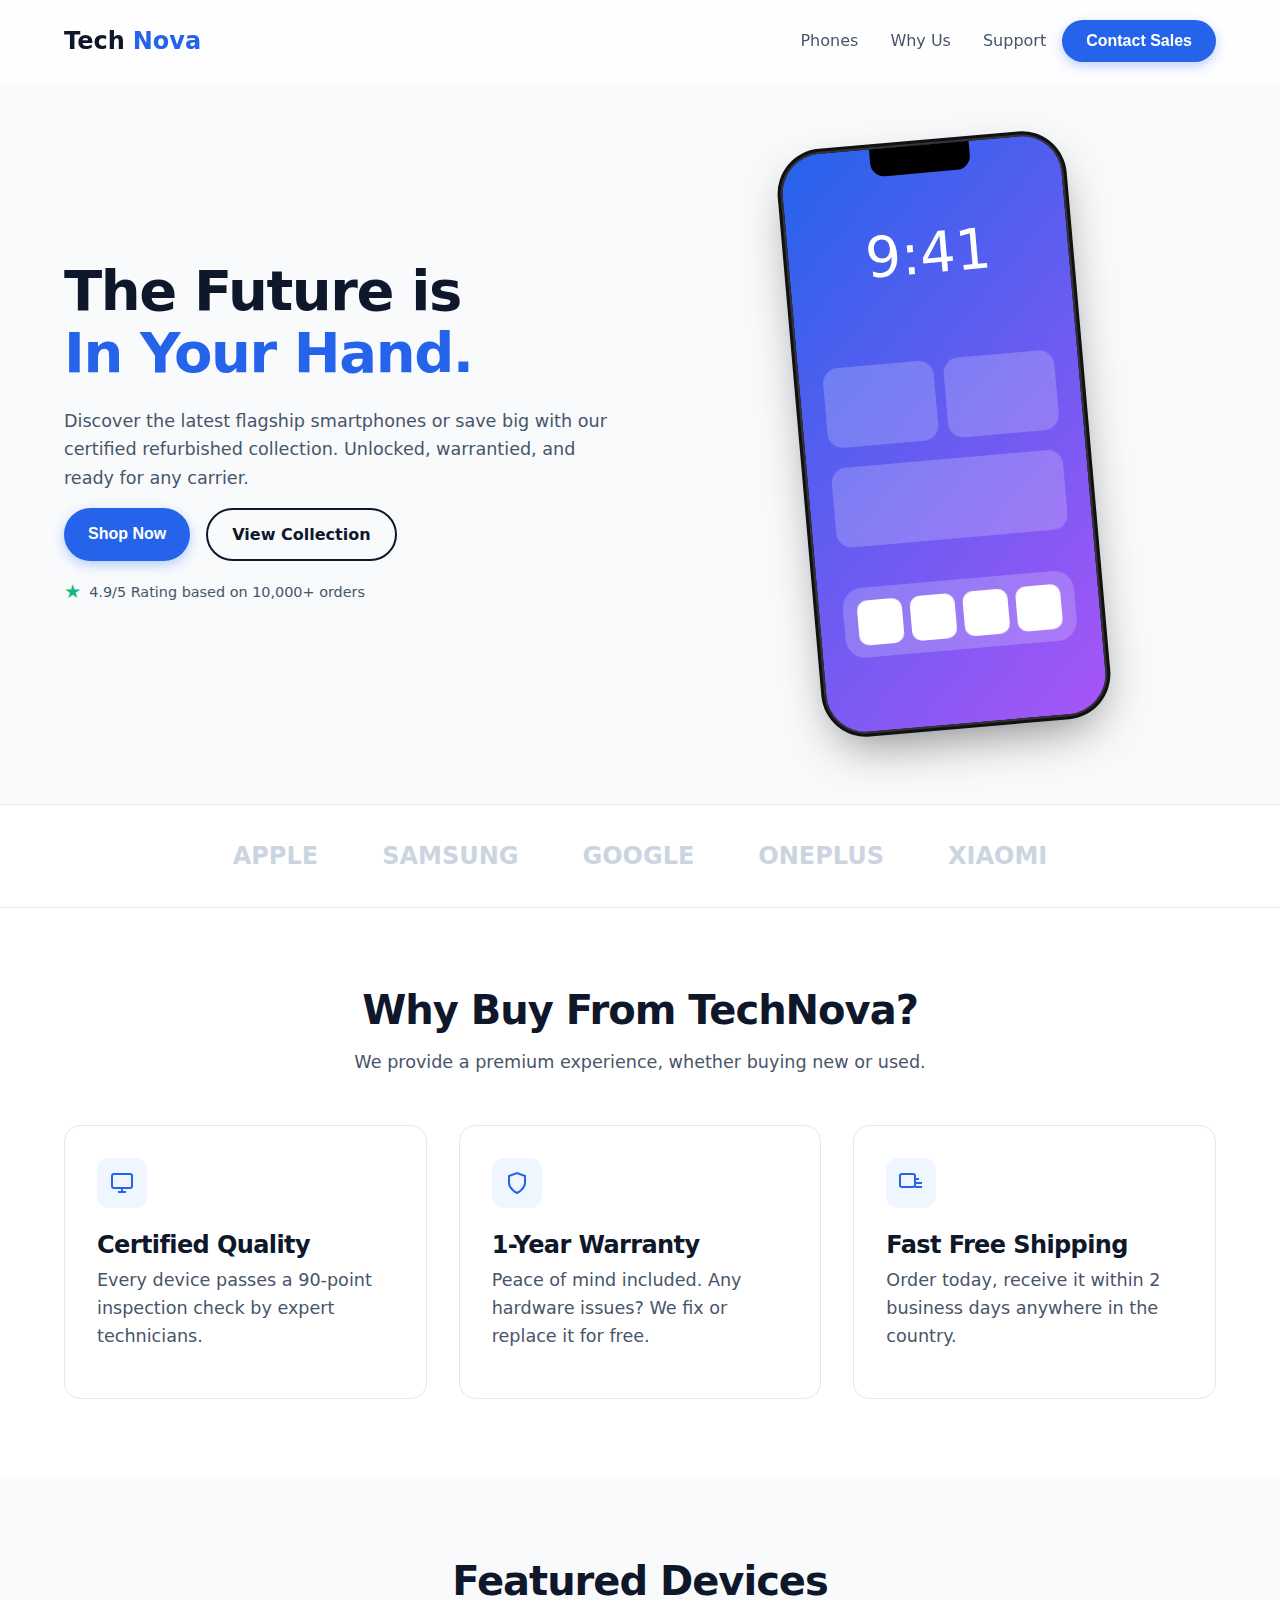
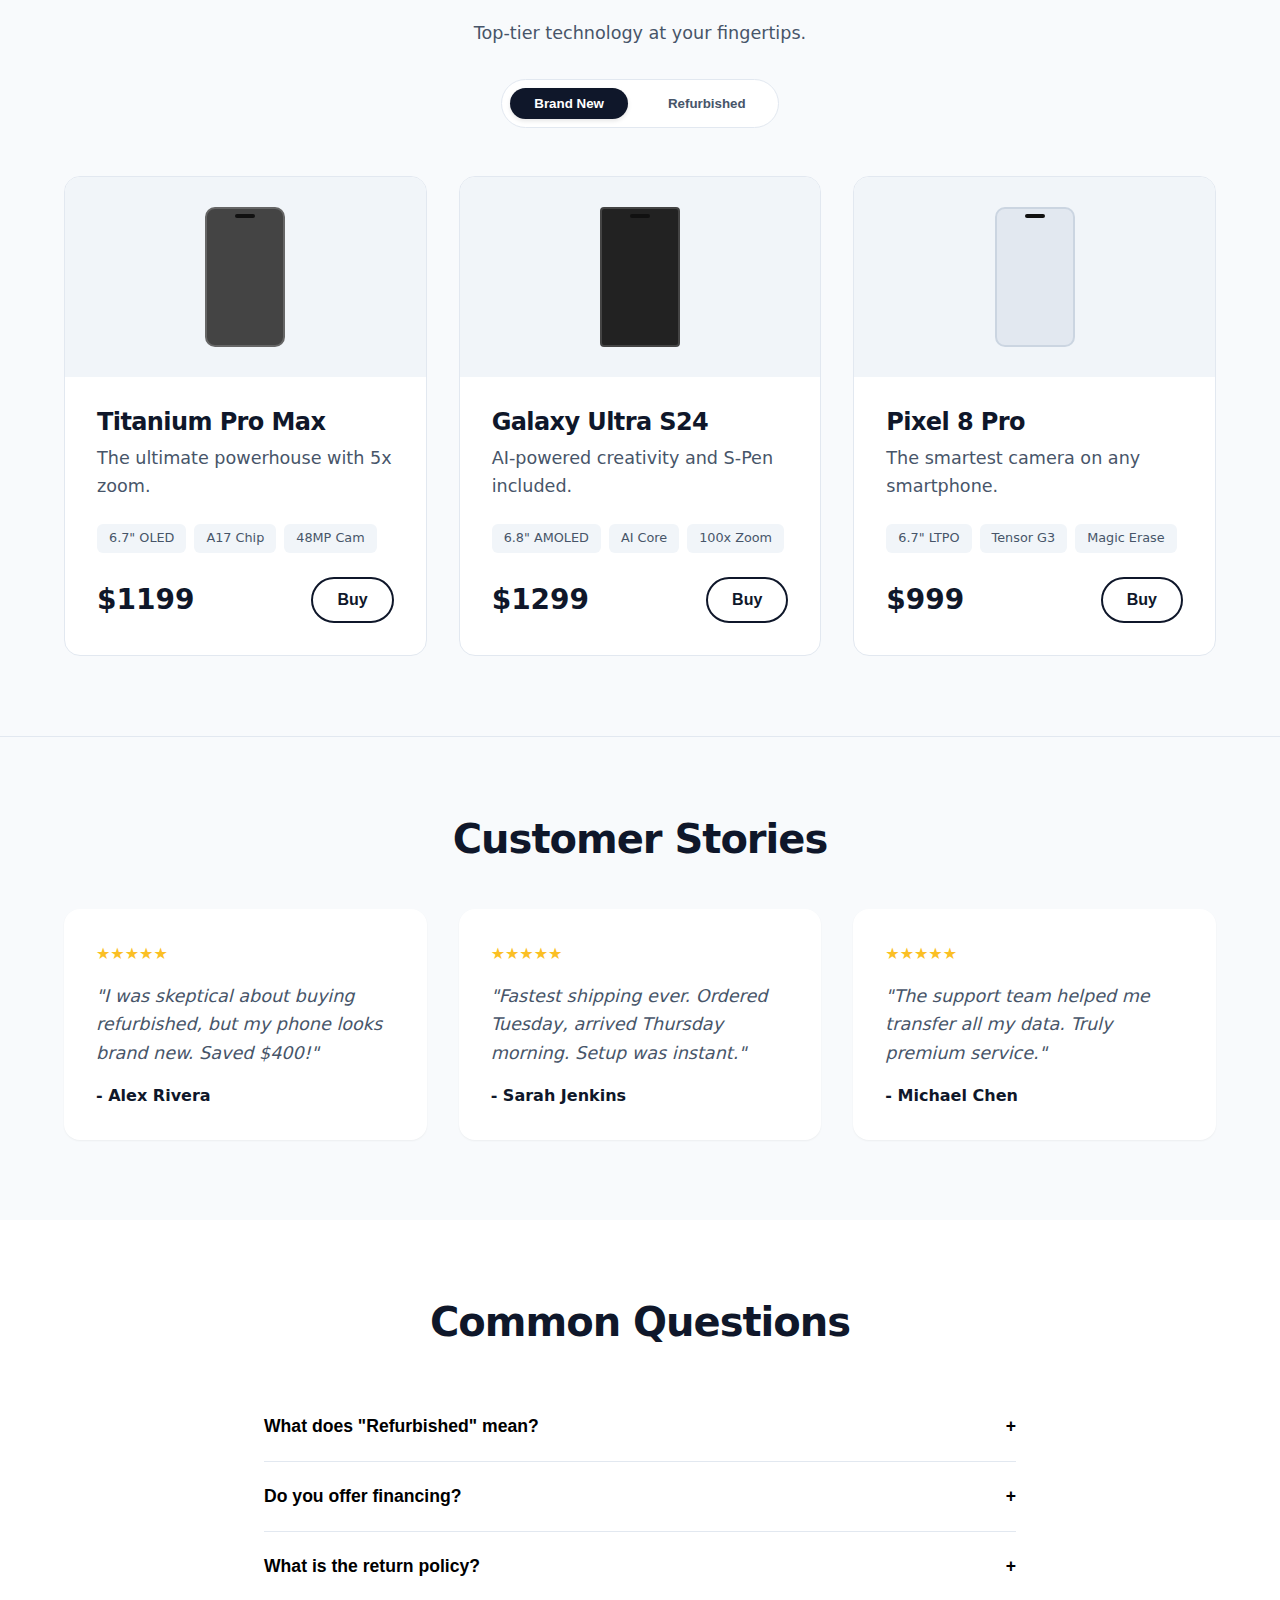
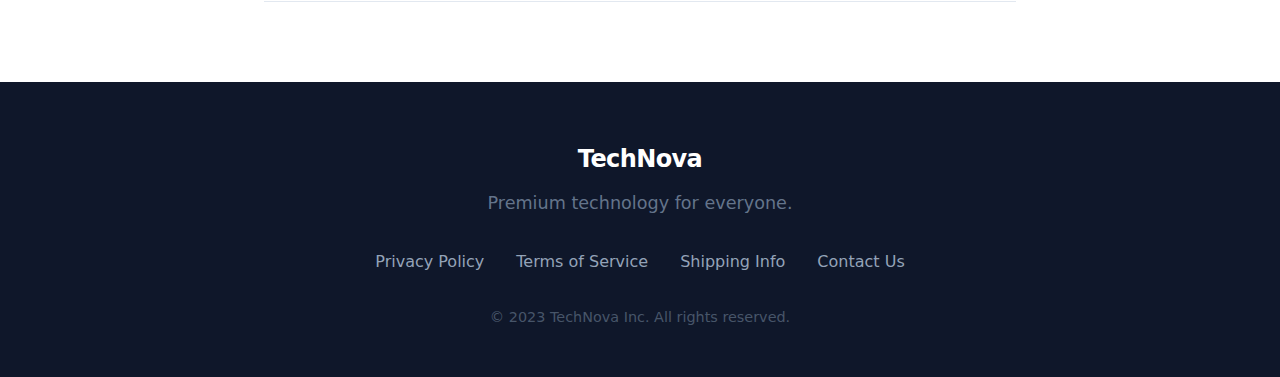
<file: 2work.html>
<!DOCTYPE html>
<html lang="en">

<head>
    <meta charset="UTF-8">
    <meta name="viewport" content="width=device-width, initial-scale=1.0">
    <title>TechNova - The Future in Your Hands</title>
    <meta name="description"
        content="TechNova offers the latest smartphones at unbeatable prices. Shop new and refurbished devices today.">

    <style>
        /* CSS Reset & Variables */
        :root {
            --primary: #2563eb;
            /* Royal Blue */
            --primary-dark: #1e40af;
            --secondary: #64748b;
            --accent: #0f172a;
            /* Slate 900 */
            --bg-body: #f8fafc;
            --bg-surface: #ffffff;
            --text-main: #0f172a;
            --text-muted: #475569;
            --border: #e2e8f0;
            --shadow-sm: 0 1px 2px 0 rgb(0 0 0 / 0.05);
            --shadow-md: 0 4px 6px -1px rgb(0 0 0 / 0.1), 0 2px 4px -2px rgb(0 0 0 / 0.1);
            --shadow-lg: 0 20px 25px -5px rgb(0 0 0 / 0.1), 0 8px 10px -6px rgb(0 0 0 / 0.1);
            --radius-md: 0.5rem;
            --radius-lg: 1rem;
            --radius-full: 9999px;
            --transition: all 0.3s cubic-bezier(0.4, 0, 0.2, 1);
        }

        * {
            margin: 0;
            padding: 0;
            box-sizing: border-box;
        }

        html {
            scroll-behavior: smooth;
        }

        body {
            font-family: system-ui, -apple-system, BlinkMacSystemFont, 'Segoe UI', Roboto, sans-serif;
            background-color: var(--bg-body);
            color: var(--text-main);
            line-height: 1.6;
            -webkit-font-smoothing: antialiased;
        }

        /* Utilities */
        .container {
            max-width: 1200px;
            margin: 0 auto;
            padding: 0 1.5rem;
        }

        .btn {
            display: inline-flex;
            align-items: center;
            justify-content: center;
            padding: 0.75rem 1.5rem;
            border-radius: var(--radius-full);
            font-weight: 600;
            text-decoration: none;
            cursor: pointer;
            transition: var(--transition);
            border: none;
            font-size: 1rem;
        }

        .btn-primary {
            background-color: var(--primary);
            color: white;
            box-shadow: 0 4px 12px rgba(37, 99, 235, 0.3);
        }

        .btn-primary:hover {
            background-color: var(--primary-dark);
            transform: translateY(-2px);
            box-shadow: 0 6px 16px rgba(37, 99, 235, 0.4);
        }

        .btn-outline {
            background-color: transparent;
            border: 2px solid var(--text-main);
            color: var(--text-main);
        }

        .btn-outline:hover {
            background-color: var(--text-main);
            color: white;
            transform: translateY(-2px);
        }

        .text-center {
            text-align: center;
        }

        .flex {
            display: flex;
        }

        .grid {
            display: grid;
        }

        .items-center {
            align-items: center;
        }

        .justify-between {
            justify-content: space-between;
        }

        .justify-center {
            justify-content: center;
        }

        .gap-4 {
            gap: 1rem;
        }

        .mb-4 {
            margin-bottom: 1rem;
        }

        .mb-8 {
            margin-bottom: 2rem;
        }

        .mb-12 {
            margin-bottom: 3rem;
        }

        .mt-4 {
            margin-top: 1rem;
        }

        section {
            padding: 5rem 0;
        }

        h1,
        h2,
        h3 {
            line-height: 1.1;
            font-weight: 800;
            color: var(--text-main);
            letter-spacing: -0.025em;
        }

        h1 {
            font-size: 3.5rem;
            margin-bottom: 1.5rem;
        }

        h2 {
            font-size: 2.5rem;
            margin-bottom: 1rem;
        }

        h3 {
            font-size: 1.5rem;
            margin-bottom: 0.5rem;
        }

        p {
            color: var(--text-muted);
            margin-bottom: 1rem;
            font-size: 1.1rem;
        }

        @media (max-width: 768px) {
            h1 {
                font-size: 2.5rem;
            }

            h2 {
                font-size: 2rem;
            }

            section {
                padding: 3rem 0;
            }
        }

        /* Navbar */
        .navbar {
            position: fixed;
            top: 0;
            left: 0;
            right: 0;
            z-index: 1000;
            padding: 1.25rem 0;
            transition: var(--transition);
            background: rgba(255, 255, 255, 0.8);
            backdrop-filter: blur(12px);
            border-bottom: 1px solid transparent;
        }

        .navbar.scrolled {
            padding: 1rem 0;
            border-bottom: 1px solid var(--border);
            background: rgba(255, 255, 255, 0.95);
        }

        .nav-content {
            display: flex;
            align-items: center;
            justify-content: space-between;
        }

        .logo {
            font-size: 1.5rem;
            font-weight: 800;
            color: var(--text-main);
            text-decoration: none;
            display: flex;
            align-items: center;
            gap: 0.5rem;
        }

        .logo span {
            color: var(--primary);
        }

        .nav-links {
            display: flex;
            gap: 2rem;
            list-style: none;
        }

        .nav-links a {
            text-decoration: none;
            color: var(--text-muted);
            font-weight: 500;
            transition: color 0.2s;
        }

        .nav-links a:hover {
            color: var(--primary);
        }

        .mobile-menu-btn {
            display: none;
            background: none;
            border: none;
            font-size: 1.5rem;
            cursor: pointer;
            color: var(--text-main);
        }

        @media (max-width: 768px) {
            .nav-links {
                display: none;
            }

            .mobile-menu-btn {
                display: block;
            }
        }

        /* Hero */
        .hero {
            padding-top: 9rem;
            padding-bottom: 5rem;
            overflow: hidden;
        }

        .hero-container {
            display: grid;
            grid-template-columns: 1fr 1fr;
            gap: 4rem;
            align-items: center;
        }

        @media (max-width: 900px) {
            .hero-container {
                grid-template-columns: 1fr;
                text-align: center;
            }

            .hero-content {
                order: 2;
            }

            .hero-visual {
                order: 1;
                margin: 0 auto;
            }

            .btn-group {
                justify-content: center;
            }
        }

        .hero-visual {
            position: relative;
            display: flex;
            justify-content: center;
        }

        /* CSS Phone Mockup */
        .phone {
            width: 280px;
            height: 580px;
            background: #111;
            border-radius: 40px;
            box-shadow:
                0 0 0 2px #333,
                0 0 0 5px #111,
                0 20px 50px -10px rgba(0, 0, 0, 0.5);
            position: relative;
            overflow: hidden;
            transform: rotate(-5deg);
            transition: transform 0.5s ease;
            z-index: 10;
        }

        .hero:hover .phone {
            transform: rotate(0) translateY(-10px);
        }

        .notch {
            position: absolute;
            top: 0;
            left: 50%;
            transform: translateX(-50%);
            width: 100px;
            height: 28px;
            background: #000;
            border-bottom-left-radius: 14px;
            border-bottom-right-radius: 14px;
            z-index: 20;
        }

        .screen {
            width: 100%;
            height: 100%;
            background: linear-gradient(135deg, #2563eb 0%, #a855f7 100%);
            position: relative;
        }

        .screen-ui {
            padding: 4rem 1.5rem;
            color: white;
            display: flex;
            flex-direction: column;
            height: 100%;
            justify-content: space-between;
        }

        .screen-time {
            font-size: 3.5rem;
            font-weight: 200;
            text-align: center;
        }

        .screen-widgets {
            display: flex;
            gap: 10px;
            margin-top: 20px;
        }

        .widget {
            background: rgba(255, 255, 255, 0.2);
            backdrop-filter: blur(5px);
            border-radius: 15px;
            flex: 1;
            height: 80px;
        }

        .dock {
            background: rgba(255, 255, 255, 0.2);
            backdrop-filter: blur(10px);
            height: 70px;
            border-radius: 20px;
            margin-bottom: 10px;
            display: flex;
            align-items: center;
            justify-content: space-around;
            padding: 0 10px;
        }

        .app-icon {
            width: 45px;
            height: 45px;
            background: white;
            border-radius: 10px;
        }

        /* Brands */
        .brands {
            border-top: 1px solid var(--border);
            border-bottom: 1px solid var(--border);
            padding: 2rem 0;
            background: #fff;
        }

        .brand-row {
            display: flex;
            justify-content: center;
            gap: 4rem;
            flex-wrap: wrap;
            color: #cbd5e1;
            font-weight: 700;
            font-size: 1.5rem;
            text-transform: uppercase;
        }

        .brand-item:hover {
            color: var(--text-muted);
            cursor: default;
        }

        /* Features */
        .features-grid {
            display: grid;
            grid-template-columns: repeat(auto-fit, minmax(250px, 1fr));
            gap: 2rem;
            margin-top: 3rem;
        }

        .feature-card {
            background: white;
            padding: 2rem;
            border-radius: var(--radius-lg);
            border: 1px solid var(--border);
            transition: var(--transition);
        }

        .feature-card:hover {
            transform: translateY(-5px);
            box-shadow: var(--shadow-md);
        }

        .icon-box {
            width: 50px;
            height: 50px;
            background: #eff6ff;
            color: var(--primary);
            border-radius: 12px;
            display: flex;
            align-items: center;
            justify-content: center;
            margin-bottom: 1.5rem;
        }

        /* Products / Pricing */
        .toggle-container {
            display: flex;
            justify-content: center;
            align-items: center;
            gap: 1rem;
            margin-bottom: 3rem;
            background: white;
            padding: 0.5rem;
            border-radius: var(--radius-full);
            border: 1px solid var(--border);
            width: fit-content;
            margin-left: auto;
            margin-right: auto;
        }

        .toggle-btn {
            padding: 0.5rem 1.5rem;
            border-radius: var(--radius-full);
            border: none;
            background: transparent;
            cursor: pointer;
            font-weight: 600;
            color: var(--text-muted);
            transition: all 0.2s;
        }

        .toggle-btn.active {
            background: var(--text-main);
            color: white;
            box-shadow: 0 2px 4px rgba(0, 0, 0, 0.1);
        }

        .product-grid {
            display: grid;
            grid-template-columns: repeat(auto-fit, minmax(300px, 1fr));
            gap: 2rem;
        }

        .product-card {
            background: white;
            border-radius: var(--radius-lg);
            overflow: hidden;
            border: 1px solid var(--border);
            transition: var(--transition);
            position: relative;
        }

        .product-card:hover {
            box-shadow: var(--shadow-lg);
            transform: translateY(-5px);
        }

        .product-img {
            height: 200px;
            background: #f1f5f9;
            display: flex;
            align-items: center;
            justify-content: center;
            position: relative;
        }

        /* CSS Phone Shapes for cards */
        .css-phone-sm {
            width: 80px;
            height: 140px;
            background: #333;
            border-radius: 10px;
            border: 2px solid #555;
            position: relative;
        }

        .css-phone-sm::after {
            content: '';
            position: absolute;
            top: 5px;
            left: 50%;
            transform: translateX(-50%);
            width: 20px;
            height: 4px;
            background: #111;
            border-radius: 2px;
        }

        .product-content {
            padding: 2rem;
        }

        .product-badge {
            position: absolute;
            top: 1rem;
            right: 1rem;
            background: var(--primary);
            color: white;
            font-size: 0.75rem;
            padding: 0.25rem 0.75rem;
            border-radius: var(--radius-full);
            font-weight: 700;
        }

        .specs-list {
            margin: 1.5rem 0;
            display: flex;
            gap: 0.5rem;
            flex-wrap: wrap;
        }

        .spec-tag {
            background: #f1f5f9;
            padding: 0.25rem 0.75rem;
            border-radius: 6px;
            font-size: 0.8rem;
            color: var(--text-muted);
        }

        .price-row {
            display: flex;
            justify-content: space-between;
            align-items: flex-end;
            margin-top: 1.5rem;
        }

        .price {
            font-size: 1.75rem;
            font-weight: 800;
            color: var(--text-main);
        }

        .old-price {
            font-size: 1rem;
            text-decoration: line-through;
            color: #94a3b8;
            margin-left: 0.5rem;
            display: none;
            /* Show only on refurbished */
        }

        /* FAQ */
        .faq-item {
            border-bottom: 1px solid var(--border);
        }

        .faq-btn {
            width: 100%;
            padding: 1.5rem 0;
            text-align: left;
            background: none;
            border: none;
            cursor: pointer;
            font-size: 1.1rem;
            font-weight: 600;
            display: flex;
            justify-content: space-between;
            align-items: center;
        }

        .faq-content {
            max-height: 0;
            overflow: hidden;
            transition: max-height 0.3s ease;
            color: var(--text-muted);
        }

        /* Modal */
        .modal-overlay {
            position: fixed;
            top: 0;
            left: 0;
            right: 0;
            bottom: 0;
            background: rgba(0, 0, 0, 0.6);
            backdrop-filter: blur(4px);
            z-index: 2000;
            display: flex;
            align-items: center;
            justify-content: center;
            opacity: 0;
            pointer-events: none;
            transition: opacity 0.3s;
        }

        .modal-overlay.open {
            opacity: 1;
            pointer-events: all;
        }

        .modal {
            background: white;
            width: 90%;
            max-width: 500px;
            border-radius: var(--radius-lg);
            padding: 2.5rem;
            position: relative;
            transform: translateY(20px);
            transition: transform 0.3s;
        }

        .modal-overlay.open .modal {
            transform: translateY(0);
        }

        .close-modal {
            position: absolute;
            top: 1.5rem;
            right: 1.5rem;
            background: none;
            border: none;
            font-size: 1.5rem;
            cursor: pointer;
            color: var(--text-muted);
        }

        .form-group {
            margin-bottom: 1.25rem;
        }

        .form-label {
            display: block;
            margin-bottom: 0.5rem;
            font-weight: 500;
            font-size: 0.9rem;
        }

        .form-input,
        .form-select {
            width: 100%;
            padding: 0.875rem;
            border: 1px solid var(--border);
            border-radius: var(--radius-md);
            font-size: 1rem;
            font-family: inherit;
        }

        .form-input:focus {
            outline: none;
            border-color: var(--primary);
            box-shadow: 0 0 0 3px rgba(37, 99, 235, 0.1);
        }

        /* Toast */
        .toast {
            position: fixed;
            bottom: 2rem;
            right: 2rem;
            background: #1e293b;
            color: white;
            padding: 1rem 1.5rem;
            border-radius: var(--radius-md);
            display: flex;
            align-items: center;
            gap: 1rem;
            box-shadow: var(--shadow-lg);
            z-index: 3000;
            transform: translateY(100px);
            opacity: 0;
            transition: all 0.3s;
        }

        .toast.show {
            transform: translateY(0);
            opacity: 1;
        }

        /* Footer */
        footer {
            background: #0f172a;
            color: white;
            padding: 4rem 0 2rem;
            text-align: center;
        }

        .footer-links {
            display: flex;
            justify-content: center;
            gap: 2rem;
            margin-bottom: 2rem;
        }

        .footer-links a {
            color: #94a3b8;
            text-decoration: none;
        }

        .footer-links a:hover {
            color: white;
        }
    </style>
</head>

<body>

    <!-- Navbar -->
    <nav class="navbar" id="navbar">
        <div class="container nav-content">
            <a href="#" class="logo">Tech<span>Nova</span></a>
            <div class="flex items-center gap-4">
                <ul class="nav-links">
                    <li><a href="#phones">Phones</a></li>
                    <li><a href="#features">Why Us</a></li>
                    <li><a href="#support">Support</a></li>
                </ul>
                <button class="btn btn-primary js-open-modal" data-model="General Inquiry">Contact Sales</button>
            </div>
        </div>
    </nav>

    <!-- Hero -->
    <header class="hero">
        <div class="container hero-container">
            <div class="hero-content">
                <h1>The Future is <br><span style="color: var(--primary);">In Your Hand.</span></h1>
                <p>Discover the latest flagship smartphones or save big with our certified refurbished collection.
                    Unlocked, warrantied, and ready for any carrier.</p>
                <div class="flex gap-4 mt-4 btn-group">
                    <button class="btn btn-primary js-open-modal" data-model="New Arrival">Shop Now</button>
                    <a href="#phones" class="btn btn-outline">View Collection</a>
                </div>
                <div class="mt-4"
                    style="font-size: 0.9rem; color: var(--text-muted); display: flex; align-items: center; gap: 0.5rem;">
                    <span style="color: #10b981; font-size: 1.2rem;">★</span> 4.9/5 Rating based on 10,000+ orders
                </div>
            </div>
            <div class="hero-visual">
                <div class="phone">
                    <div class="notch"></div>
                    <div class="screen">
                        <div class="screen-ui">
                            <div class="screen-time">9:41</div>
                            <div>
                                <div class="screen-widgets">
                                    <div class="widget"></div>
                                    <div class="widget"></div>
                                </div>
                                <div class="screen-widgets">
                                    <div class="widget" style="flex: 2"></div>
                                </div>
                            </div>
                            <div class="dock">
                                <div class="app-icon"></div>
                                <div class="app-icon"></div>
                                <div class="app-icon"></div>
                                <div class="app-icon"></div>
                            </div>
                        </div>
                    </div>
                </div>
            </div>
        </div>
    </header>

    <!-- Brands -->
    <section class="brands">
        <div class="container brand-row">
            <div class="brand-item">Apple</div>
            <div class="brand-item">Samsung</div>
            <div class="brand-item">Google</div>
            <div class="brand-item">OnePlus</div>
            <div class="brand-item">Xiaomi</div>
        </div>
    </section>

    <!-- Features -->
    <section id="features" style="background: white;">
        <div class="container">
            <div class="text-center mb-12">
                <h2>Why Buy From TechNova?</h2>
                <p>We provide a premium experience, whether buying new or used.</p>
            </div>
            <div class="features-grid">
                <div class="feature-card">
                    <div class="icon-box">
                        <svg width="24" height="24" viewBox="0 0 24 24" fill="none" stroke="currentColor"
                            stroke-width="2">
                            <rect x="2" y="3" width="20" height="14" rx="2" ry="2" />
                            <line x1="8" y1="21" x2="16" y2="21" />
                            <line x1="12" y1="17" x2="12" y2="21" />
                        </svg>
                    </div>
                    <h3>Certified Quality</h3>
                    <p>Every device passes a 90-point inspection check by expert technicians.</p>
                </div>
                <div class="feature-card">
                    <div class="icon-box">
                        <svg width="24" height="24" viewBox="0 0 24 24" fill="none" stroke="currentColor"
                            stroke-width="2">
                            <path d="M12 22s8-4 8-10V5l-8-3-8 3v7c0 6 8 10 8 10z" />
                        </svg>
                    </div>
                    <h3>1-Year Warranty</h3>
                    <p>Peace of mind included. Any hardware issues? We fix or replace it for free.</p>
                </div>
                <div class="feature-card">
                    <div class="icon-box">
                        <svg width="24" height="24" viewBox="0 0 24 24" fill="none" stroke="currentColor"
                            stroke-width="2">
                            <rect x="1" y="3" width="15" height="13" rx="2" ry="2" />
                            <line x1="16" y1="8" x2="20" y2="8" />
                            <line x1="16" y1="16" x2="23" y2="16" />
                            <line x1="16" y1="12" x2="23" y2="12" />
                        </svg>
                    </div>
                    <h3>Fast Free Shipping</h3>
                    <p>Order today, receive it within 2 business days anywhere in the country.</p>
                </div>
            </div>
        </div>
    </section>

    <!-- Phones / Pricing -->
    <section id="phones">
        <div class="container">
            <div class="text-center mb-8">
                <h2>Featured Devices</h2>
                <p>Top-tier technology at your fingertips.</p>
            </div>

            <!-- Toggle -->
            <div class="toggle-container">
                <button class="toggle-btn active" id="btn-new">Brand New</button>
                <button class="toggle-btn" id="btn-refurb">Refurbished</button>
            </div>

            <div class="product-grid">
                <!-- Product 1 -->
                <div class="product-card">
                    <div class="product-badge">Best Seller</div>
                    <div class="product-img">
                        <div class="css-phone-sm" style="background: #444; border-color: #666;"></div>
                    </div>
                    <div class="product-content">
                        <h3>Titanium Pro Max</h3>
                        <p class="mb-4">The ultimate powerhouse with 5x zoom.</p>
                        <div class="specs-list">
                            <span class="spec-tag">6.7" OLED</span>
                            <span class="spec-tag">A17 Chip</span>
                            <span class="spec-tag">48MP Cam</span>
                        </div>
                        <div class="price-row">
                            <div>
                                <span class="price js-price" data-new="1199" data-refurb="899">$1199</span>
                                <span class="old-price js-old-price" data-old="1199">$1199</span>
                            </div>
                            <button class="btn btn-outline js-open-modal" data-model="Titanium Pro Max">Buy</button>
                        </div>
                    </div>
                </div>

                <!-- Product 2 -->
                <div class="product-card">
                    <div class="product-img">
                        <div class="css-phone-sm" style="background: #222; border-color: #444; border-radius: 4px;">
                        </div>
                    </div>
                    <div class="product-content">
                        <h3>Galaxy Ultra S24</h3>
                        <p class="mb-4">AI-powered creativity and S-Pen included.</p>
                        <div class="specs-list">
                            <span class="spec-tag">6.8" AMOLED</span>
                            <span class="spec-tag">AI Core</span>
                            <span class="spec-tag">100x Zoom</span>
                        </div>
                        <div class="price-row">
                            <div>
                                <span class="price js-price" data-new="1299" data-refurb="949">$1299</span>
                                <span class="old-price js-old-price" data-old="1299">$1299</span>
                            </div>
                            <button class="btn btn-outline js-open-modal" data-model="Galaxy Ultra S24">Buy</button>
                        </div>
                    </div>
                </div>

                <!-- Product 3 -->
                <div class="product-card">
                    <div class="product-badge" style="background: #ef4444;">Hot Deal</div>
                    <div class="product-img">
                        <div class="css-phone-sm" style="background: #e2e8f0; border-color: #cbd5e1;"></div>
                    </div>
                    <div class="product-content">
                        <h3>Pixel 8 Pro</h3>
                        <p class="mb-4">The smartest camera on any smartphone.</p>
                        <div class="specs-list">
                            <span class="spec-tag">6.7" LTPO</span>
                            <span class="spec-tag">Tensor G3</span>
                            <span class="spec-tag">Magic Erase</span>
                        </div>
                        <div class="price-row">
                            <div>
                                <span class="price js-price" data-new="999" data-refurb="699">$999</span>
                                <span class="old-price js-old-price" data-old="999">$999</span>
                            </div>
                            <button class="btn btn-outline js-open-modal" data-model="Pixel 8 Pro">Buy</button>
                        </div>
                    </div>
                </div>
            </div>
        </div>
    </section>

    <!-- Testimonials -->
    <section style="background: #f8fafc; border-top: 1px solid var(--border);">
        <div class="container">
            <h2 class="text-center mb-12">Customer Stories</h2>
            <div style="display: grid; grid-template-columns: repeat(auto-fit, minmax(300px, 1fr)); gap: 2rem;">
                <div
                    style="background: white; padding: 2rem; border-radius: var(--radius-lg); box-shadow: var(--shadow-sm);">
                    <div style="color: #fbbf24; margin-bottom: 1rem;">★★★★★</div>
                    <p style="font-style: italic; margin-bottom: 1rem;">"I was skeptical about buying refurbished, but
                        my phone looks brand new. Saved $400!"</p>
                    <strong>- Alex Rivera</strong>
                </div>
                <div
                    style="background: white; padding: 2rem; border-radius: var(--radius-lg); box-shadow: var(--shadow-sm);">
                    <div style="color: #fbbf24; margin-bottom: 1rem;">★★★★★</div>
                    <p style="font-style: italic; margin-bottom: 1rem;">"Fastest shipping ever. Ordered Tuesday, arrived
                        Thursday morning. Setup was instant."</p>
                    <strong>- Sarah Jenkins</strong>
                </div>
                <div
                    style="background: white; padding: 2rem; border-radius: var(--radius-lg); box-shadow: var(--shadow-sm);">
                    <div style="color: #fbbf24; margin-bottom: 1rem;">★★★★★</div>
                    <p style="font-style: italic; margin-bottom: 1rem;">"The support team helped me transfer all my
                        data. Truly premium service."</p>
                    <strong>- Michael Chen</strong>
                </div>
            </div>
        </div>
    </section>

    <!-- FAQ -->
    <section id="support" style="background: white;">
        <div class="container" style="max-width: 800px;">
            <h2 class="text-center mb-12">Common Questions</h2>
            <div class="faq-item">
                <button class="faq-btn">
                    What does "Refurbished" mean?
                    <span>+</span>
                </button>
                <div class="faq-content">
                    <p class="mb-4 mt-2">Our refurbished devices are pre-owned phones that have been inspected, tested,
                        and restored to full functionality. They may have minor cosmetic signs of wear but work
                        perfectly.</p>
                </div>
            </div>
            <div class="faq-item">
                <button class="faq-btn">
                    Do you offer financing?
                    <span>+</span>
                </button>
                <div class="faq-content">
                    <p class="mb-4 mt-2">Yes, we partner with Affirm and Klarna to offer 0% APR financing for up to 24
                        months for qualified buyers.</p>
                </div>
            </div>
            <div class="faq-item">
                <button class="faq-btn">
                    What is the return policy?
                    <span>+</span>
                </button>
                <div class="faq-content">
                    <p class="mb-4 mt-2">We offer a 30-day money-back guarantee. If you don't love your device, return
                        it in its original condition for a full refund.</p>
                </div>
            </div>
        </div>
    </section>

    <!-- Footer -->
    <footer>
        <div class="container">
            <h3 style="color: white; margin-bottom: 1rem;">TechNova</h3>
            <p style="color: #64748b; margin-bottom: 2rem;">Premium technology for everyone.</p>
            <div class="footer-links">
                <a href="#">Privacy Policy</a>
                <a href="#">Terms of Service</a>
                <a href="#">Shipping Info</a>
                <a href="#">Contact Us</a>
            </div>
            <p style="font-size: 0.9rem; color: #475569;">&copy; 2023 TechNova Inc. All rights reserved.</p>
        </div>
    </footer>

    <!-- Modal -->
    <div class="modal-overlay" id="modal-overlay">
        <div class="modal">
            <button class="close-modal" id="close-modal">×</button>
            <h2 class="mb-4">Complete Order</h2>
            <p class="mb-4">You are interested in: <strong id="selected-model-text"
                    style="color: var(--primary);">Device</strong></p>
            <form id="order-form">
                <div class="form-group">
                    <label class="form-label">Full Name</label>
                    <input type="text" class="form-input" required placeholder="Jane Doe">
                </div>
                <div class="form-group">
                    <label class="form-label">Email Address</label>
                    <input type="email" class="form-input" required placeholder="jane@example.com">
                </div>
                <div class="form-group">
                    <label class="form-label">Storage Capacity</label>
                    <select class="form-select">
                        <option>128GB</option>
                        <option>256GB (+$50)</option>
                        <option>512GB (+$100)</option>
                    </select>
                </div>
                <div class="form-group">
                    <label
                        style="display: flex; align-items: center; gap: 0.5rem; font-size: 0.9rem; color: var(--text-muted);">
                        <input type="checkbox" required>
                        I agree to the terms and privacy policy.
                    </label>
                </div>
                <button type="submit" class="btn btn-primary" style="width: 100%;">Proceed to Checkout</button>
            </form>
        </div>
    </div>

    <!-- Toast -->
    <div id="toast" class="toast">
        <div style="background: #10b981; border-radius: 50%; padding: 2px;">
            <svg width="16" height="16" viewBox="0 0 24 24" fill="none" stroke="white" stroke-width="3">
                <polyline points="20 6 9 17 4 12" />
            </svg>
        </div>
        <span>Order initiated successfully!</span>
    </div>

    <script>
        // Navbar Scroll
        const navbar = document.getElementById('navbar');
        window.addEventListener('scroll', () => {
            if (window.scrollY > 20) navbar.classList.add('scrolled');
            else navbar.classList.remove('scrolled');
        });

        // Price Toggle Logic
        const btnNew = document.getElementById('btn-new');
        const btnRefurb = document.getElementById('btn-refurb');
        const priceElements = document.querySelectorAll('.js-price');
        const oldPriceElements = document.querySelectorAll('.js-old-price');

        function setPricing(type) {
            priceElements.forEach(el => {
                const price = type === 'new' ? el.dataset.new : el.dataset.refurb;
                el.innerText = '$' + price;
                // Simple animation
                el.style.opacity = '0.5';
                setTimeout(() => el.style.opacity = '1', 200);
            });

            oldPriceElements.forEach(el => {
                el.style.display = type === 'new' ? 'none' : 'inline-block';
            });

            if (type === 'new') {
                btnNew.classList.add('active');
                btnRefurb.classList.remove('active');
            } else {
                btnRefurb.classList.add('active');
                btnNew.classList.remove('active');
            }
        }

        btnNew.addEventListener('click', () => setPricing('new'));
        btnRefurb.addEventListener('click', () => setPricing('refurb'));

        // Modal Logic
        const modalOverlay = document.getElementById('modal-overlay');
        const closeModalBtn = document.getElementById('close-modal');
        const openModalBtns = document.querySelectorAll('.js-open-modal');
        const selectedModelText = document.getElementById('selected-model-text');

        function openModal(modelName) {
            selectedModelText.textContent = modelName;
            modalOverlay.classList.add('open');
            document.body.style.overflow = 'hidden';
        }

        function closeModal() {
            modalOverlay.classList.remove('open');
            document.body.style.overflow = '';
        }

        openModalBtns.forEach(btn => {
            btn.addEventListener('click', () => openModal(btn.dataset.model));
        });

        closeModalBtn.addEventListener('click', closeModal);
        modalOverlay.addEventListener('click', (e) => {
            if (e.target === modalOverlay) closeModal();
        });

        // FAQ Accordion
        document.querySelectorAll('.faq-btn').forEach(btn => {
            btn.addEventListener('click', () => {
                const content = btn.nextElementSibling;
                const isExpanded = content.style.maxHeight;

                // Close all others
                document.querySelectorAll('.faq-content').forEach(c => c.style.maxHeight = null);
                document.querySelectorAll('.faq-btn span').forEach(s => s.innerText = '+');

                if (!isExpanded) {
                    content.style.maxHeight = content.scrollHeight + 'px';
                    btn.querySelector('span').innerText = '-';
                }
            });
        });

        // Form Submission & Toast
        const form = document.getElementById('order-form');
        const toast = document.getElementById('toast');

        form.addEventListener('submit', (e) => {
            e.preventDefault();
            const btn = form.querySelector('button');
            const originalText = btn.innerText;

            btn.innerText = 'Processing...';
            btn.disabled = true;

            setTimeout(() => {
                closeModal();
                form.reset();
                btn.innerText = originalText;
                btn.disabled = false;

                toast.classList.add('show');
                setTimeout(() => {
                    toast.classList.remove('show');
                }, 3000);
            }, 1000);
        });
    </script>
</body>

</html>
</file>
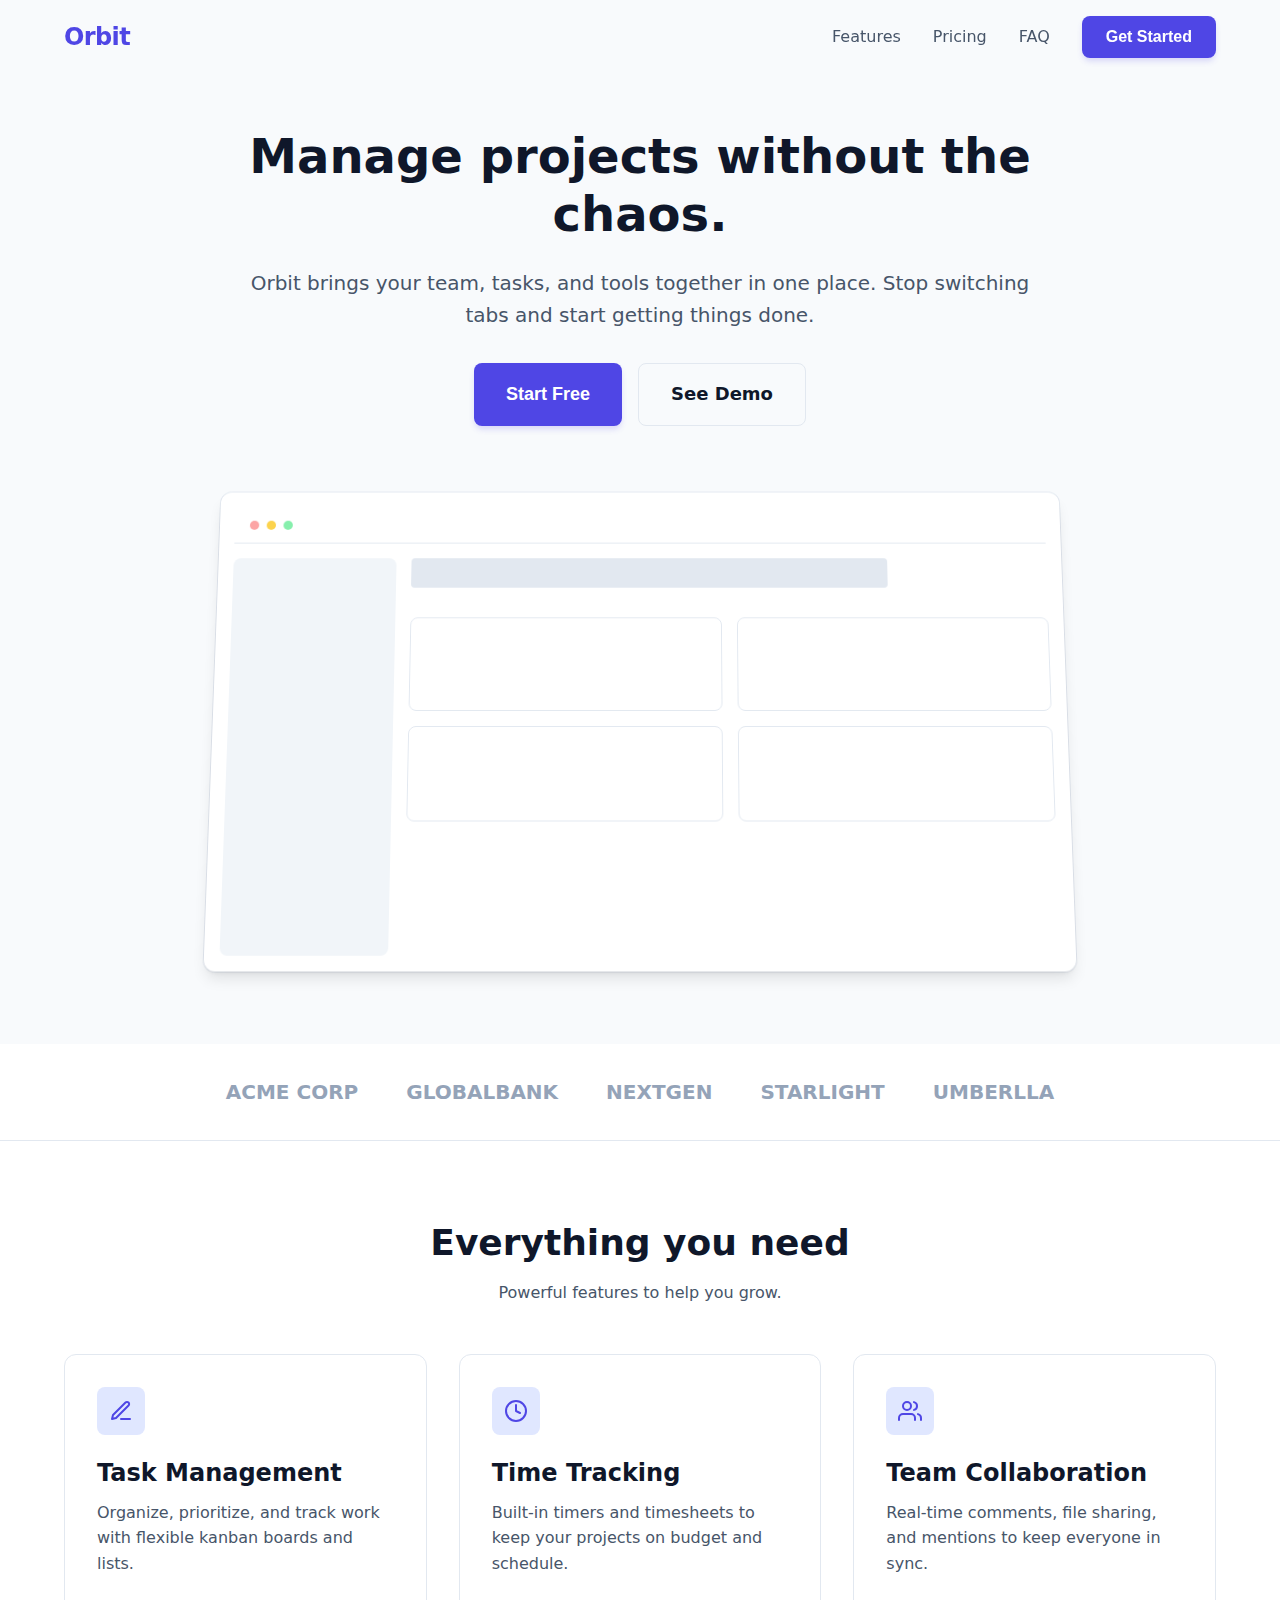
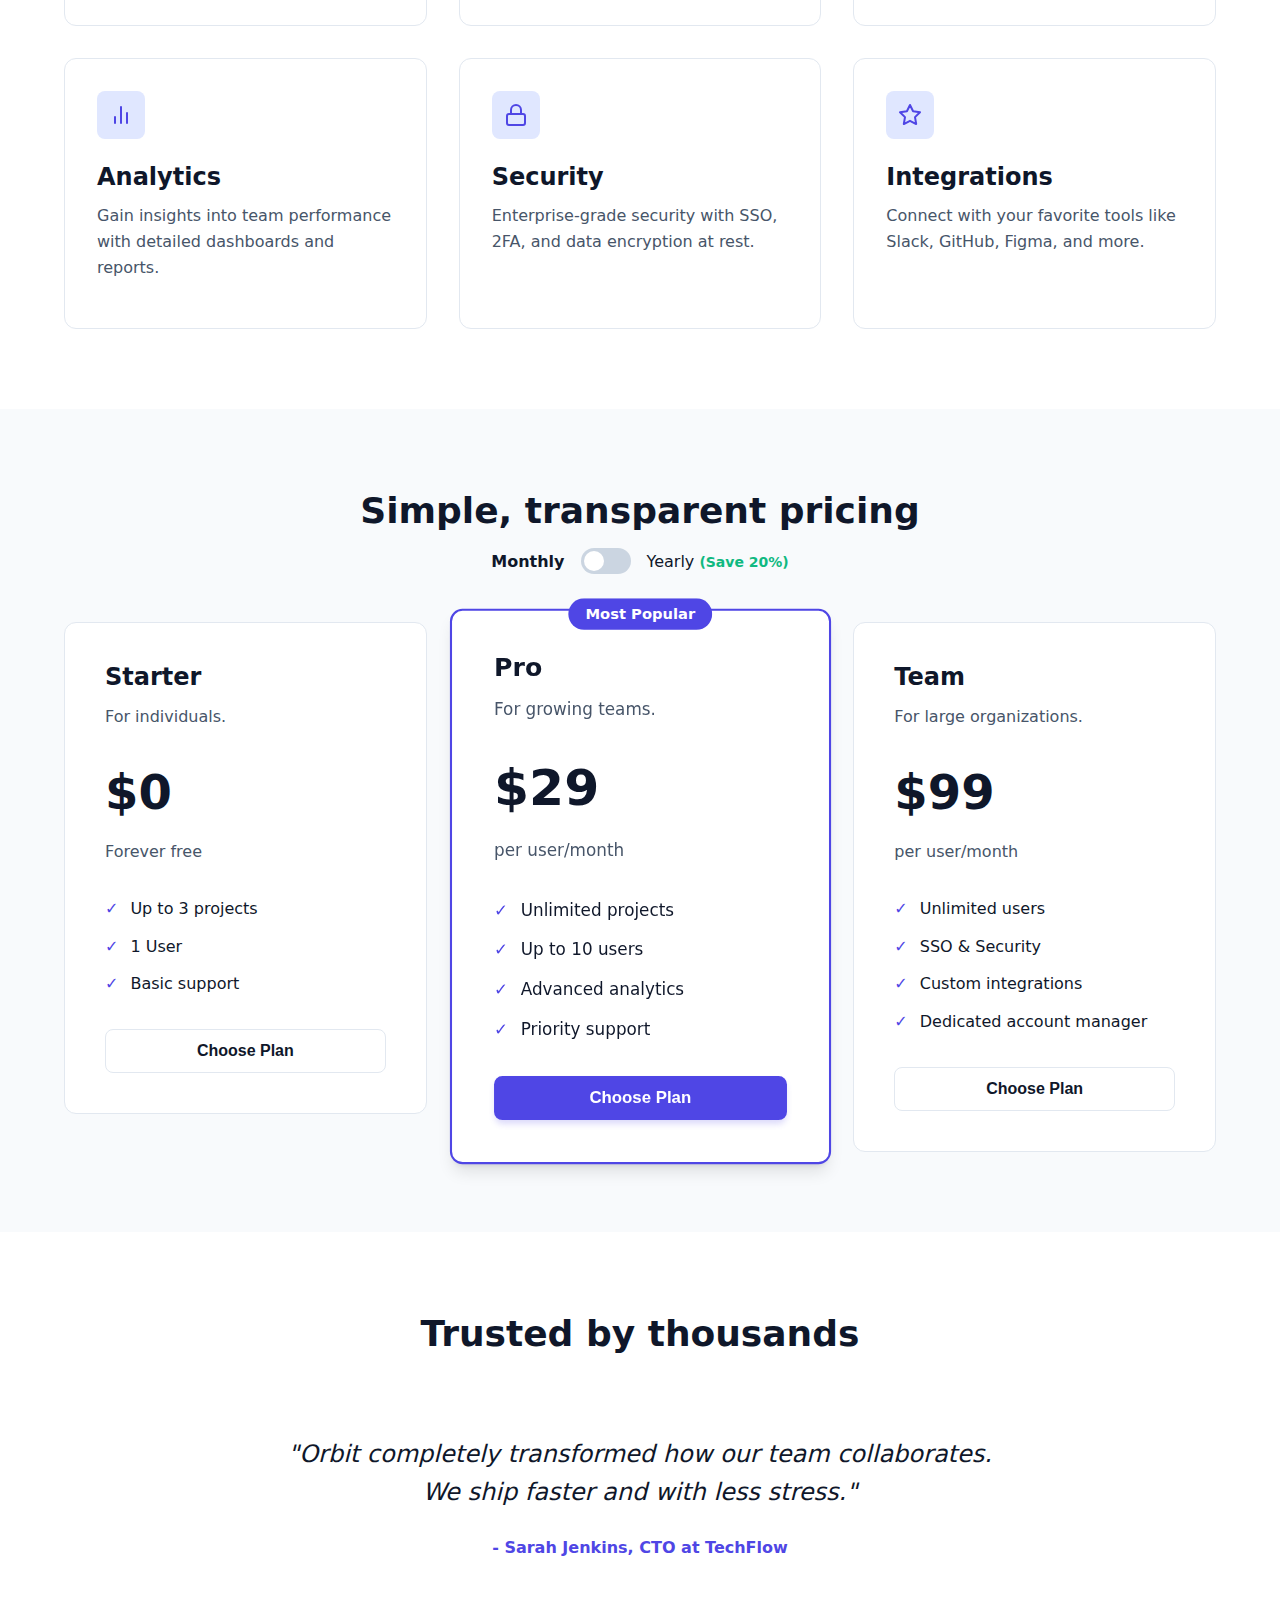
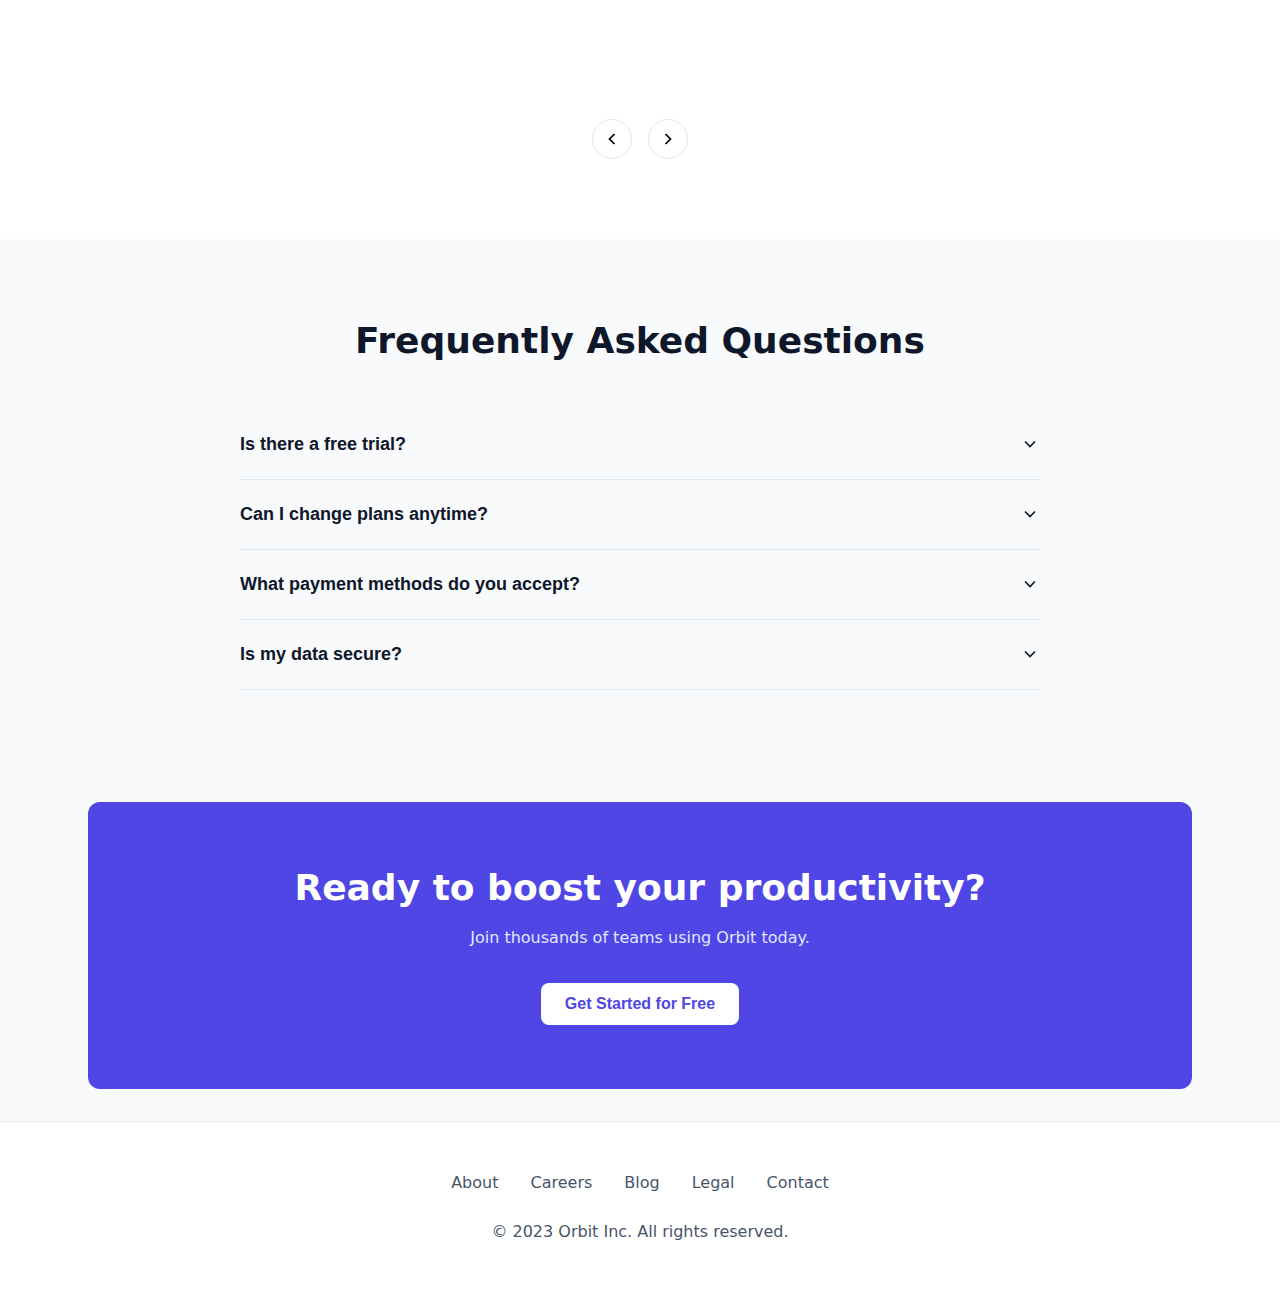
<file: work1.html>
<!DOCTYPE html>
<html lang="en">

<head>
    <meta charset="UTF-8">
    <meta name="viewport" content="width=device-width, initial-scale=1.0">
    <title>Orbit - Streamline Your Workflow</title>
    <meta name="description" content="Orbit is the all-in-one platform to manage your projects, team, and goals.">

    <style>
        /* CSS Reset & Variables */
        :root {
            --primary: #4f46e5;
            --primary-hover: #4338ca;
            --secondary: #64748b;
            --bg-body: #f8fafc;
            --bg-surface: #ffffff;
            --text-main: #0f172a;
            --text-muted: #475569;
            --border: #e2e8f0;
            --shadow-sm: 0 1px 2px 0 rgb(0 0 0 / 0.05);
            --shadow-md: 0 4px 6px -1px rgb(0 0 0 / 0.1), 0 2px 4px -2px rgb(0 0 0 / 0.1);
            --shadow-lg: 0 10px 15px -3px rgb(0 0 0 / 0.1), 0 4px 6px -4px rgb(0 0 0 / 0.1);
            --radius-md: 0.5rem;
            --radius-lg: 0.75rem;
            --radius-full: 9999px;
            --transition: all 0.3s ease;
        }

        * {
            margin: 0;
            padding: 0;
            box-sizing: border-box;
        }

        html {
            scroll-behavior: smooth;
        }

        body {
            font-family: system-ui, -apple-system, BlinkMacSystemFont, 'Segoe UI', Roboto, sans-serif;
            background-color: var(--bg-body);
            color: var(--text-main);
            line-height: 1.6;
            -webkit-font-smoothing: antialiased;
        }

        /* Utilities */
        .container {
            max-width: 1200px;
            margin: 0 auto;
            padding: 0 1.5rem;
        }

        .btn {
            display: inline-flex;
            align-items: center;
            justify-content: center;
            padding: 0.75rem 1.5rem;
            border-radius: var(--radius-md);
            font-weight: 600;
            text-decoration: none;
            cursor: pointer;
            transition: var(--transition);
            border: none;
            font-size: 1rem;
        }

        .btn-primary {
            background-color: var(--primary);
            color: white;
            box-shadow: 0 4px 6px -1px rgba(79, 70, 229, 0.2);
        }

        .btn-primary:hover {
            background-color: var(--primary-hover);
            transform: translateY(-1px);
        }

        .btn-outline {
            background-color: transparent;
            border: 1px solid var(--border);
            color: var(--text-main);
        }

        .btn-outline:hover {
            border-color: var(--secondary);
            background-color: white;
        }

        .btn-large {
            padding: 1rem 2rem;
            font-size: 1.125rem;
        }

        .text-center {
            text-align: center;
        }

        .flex {
            display: flex;
        }

        .items-center {
            align-items: center;
        }

        .justify-between {
            justify-content: space-between;
        }

        .justify-center {
            justify-content: center;
        }

        .flex-col {
            flex-direction: column;
        }

        .gap-4 {
            gap: 1rem;
        }

        .gap-8 {
            gap: 2rem;
        }

        .mb-4 {
            margin-bottom: 1rem;
        }

        .mb-8 {
            margin-bottom: 2rem;
        }

        .mb-12 {
            margin-bottom: 3rem;
        }

        .mt-4 {
            margin-top: 1rem;
        }

        .mt-8 {
            margin-top: 2rem;
        }

        section {
            padding: 5rem 0;
        }

        h1,
        h2,
        h3,
        h4 {
            line-height: 1.2;
            font-weight: 700;
            color: var(--text-main);
        }

        h1 {
            font-size: 3rem;
            margin-bottom: 1.5rem;
        }

        h2 {
            font-size: 2.25rem;
            margin-bottom: 1rem;
        }

        h3 {
            font-size: 1.5rem;
            margin-bottom: 0.75rem;
        }

        p {
            color: var(--text-muted);
            margin-bottom: 1rem;
        }

        @media (max-width: 768px) {
            h1 {
                font-size: 2.5rem;
            }

            h2 {
                font-size: 1.875rem;
            }

            section {
                padding: 3rem 0;
            }
        }

        /* Navbar */
        .navbar {
            position: fixed;
            top: 0;
            left: 0;
            right: 0;
            z-index: 1000;
            padding: 1rem 0;
            transition: var(--transition);
        }

        .navbar.scrolled {
            background-color: rgba(255, 255, 255, 0.9);
            backdrop-filter: blur(10px);
            box-shadow: var(--shadow-sm);
            padding: 0.75rem 0;
        }

        .nav-content {
            display: flex;
            align-items: center;
            justify-content: space-between;
        }

        .logo {
            font-size: 1.5rem;
            font-weight: 800;
            color: var(--primary);
            text-decoration: none;
            letter-spacing: -0.025em;
        }

        .nav-links {
            display: flex;
            gap: 2rem;
            list-style: none;
        }

        .nav-links a {
            text-decoration: none;
            color: var(--text-muted);
            font-weight: 500;
            transition: color 0.2s;
        }

        .nav-links a:hover {
            color: var(--primary);
        }

        .mobile-menu-btn {
            display: none;
            background: none;
            border: none;
            font-size: 1.5rem;
            cursor: pointer;
        }

        @media (max-width: 768px) {
            .nav-links {
                display: none;
            }

            /* Simplified mobile handling */
            .nav-actions {
                display: none;
            }

            .mobile-menu-btn {
                display: block;
            }
        }

        /* Hero */
        .hero {
            padding-top: 8rem;
            padding-bottom: 4rem;
            text-align: center;
            overflow: hidden;
        }

        .hero-content {
            max-width: 800px;
            margin: 0 auto 3rem;
        }

        .mockup-container {
            max-width: 900px;
            margin: 0 auto;
            perspective: 1000px;
        }

        .mockup-card {
            background: var(--bg-surface);
            border-radius: var(--radius-lg);
            box-shadow: var(--shadow-lg), 0 0 0 1px var(--border);
            padding: 1rem;
            transform: rotateX(5deg) scale(0.95);
            transition: transform 0.5s ease;
            position: relative;
            overflow: hidden;
            aspect-ratio: 16/9;
        }

        .hero:hover .mockup-card {
            transform: rotateX(0) scale(1);
        }

        /* CSS Drawing of UI */
        .ui-header {
            height: 40px;
            border-bottom: 1px solid var(--border);
            margin-bottom: 1rem;
            display: flex;
            align-items: center;
            gap: 0.5rem;
            padding: 0 1rem;
        }

        .ui-dot {
            width: 10px;
            height: 10px;
            border-radius: 50%;
            background: #e2e8f0;
        }

        .ui-dot.red {
            background: #fca5a5;
        }

        .ui-dot.yellow {
            background: #fcd34d;
        }

        .ui-dot.green {
            background: #86efac;
        }

        .ui-body {
            display: flex;
            gap: 1rem;
            height: calc(100% - 56px);
        }

        .ui-sidebar {
            width: 20%;
            background: #f1f5f9;
            border-radius: var(--radius-md);
        }

        .ui-main {
            flex: 1;
            display: flex;
            flex-direction: column;
            gap: 1rem;
        }

        .ui-bar {
            height: 1rem;
            background: #f1f5f9;
            border-radius: 4px;
            width: 100%;
        }

        .ui-bar.w-50 {
            width: 50%;
        }

        .ui-bar.w-75 {
            width: 75%;
        }

        .ui-card-grid {
            display: grid;
            grid-template-columns: 1fr 1fr;
            gap: 1rem;
            margin-top: 1rem;
        }

        .ui-mini-card {
            height: 100px;
            border: 1px solid var(--border);
            border-radius: var(--radius-md);
            p-4;
        }

        /* Social Proof */
        .social-proof {
            padding: 2rem 0;
            background: white;
            border-bottom: 1px solid var(--border);
        }

        .logo-row {
            display: flex;
            justify-content: center;
            gap: 3rem;
            flex-wrap: wrap;
            color: #94a3b8;
            font-weight: 700;
            font-size: 1.25rem;
            text-transform: uppercase;
        }

        /* Features */
        .features-grid {
            display: grid;
            grid-template-columns: repeat(auto-fit, minmax(300px, 1fr));
            gap: 2rem;
        }

        .feature-card {
            background: var(--bg-surface);
            padding: 2rem;
            border-radius: var(--radius-lg);
            border: 1px solid var(--border);
            transition: var(--transition);
        }

        .feature-card:hover {
            transform: translateY(-5px);
            box-shadow: var(--shadow-md);
            border-color: var(--primary);
        }

        .feature-icon {
            width: 48px;
            height: 48px;
            background: #e0e7ff;
            color: var(--primary);
            border-radius: var(--radius-md);
            display: flex;
            align-items: center;
            justify-content: center;
            margin-bottom: 1.5rem;
        }

        /* Pricing */
        .pricing-toggle {
            display: flex;
            align-items: center;
            justify-content: center;
            gap: 1rem;
            margin-bottom: 3rem;
        }

        .switch {
            position: relative;
            display: inline-block;
            width: 50px;
            height: 26px;
        }

        .switch input {
            opacity: 0;
            width: 0;
            height: 0;
        }

        .slider {
            position: absolute;
            cursor: pointer;
            top: 0;
            left: 0;
            right: 0;
            bottom: 0;
            background-color: #cbd5e1;
            transition: .4s;
            border-radius: 34px;
        }

        .slider:before {
            position: absolute;
            content: "";
            height: 20px;
            width: 20px;
            left: 3px;
            bottom: 3px;
            background-color: white;
            transition: .4s;
            border-radius: 50%;
        }

        input:checked+.slider {
            background-color: var(--primary);
        }

        input:checked+.slider:before {
            transform: translateX(24px);
        }

        input:focus+.slider {
            box-shadow: 0 0 1px var(--primary);
        }

        .pricing-grid {
            display: grid;
            grid-template-columns: repeat(auto-fit, minmax(300px, 1fr));
            gap: 2rem;
            align-items: start;
        }

        .pricing-card {
            background: var(--bg-surface);
            padding: 2.5rem;
            border-radius: var(--radius-lg);
            border: 1px solid var(--border);
            position: relative;
        }

        .pricing-card.popular {
            border: 2px solid var(--primary);
            box-shadow: var(--shadow-lg);
            transform: scale(1.05);
            z-index: 10;
        }

        .badge {
            position: absolute;
            top: -12px;
            left: 50%;
            transform: translateX(-50%);
            background: var(--primary);
            color: white;
            padding: 0.25rem 1rem;
            border-radius: var(--radius-full);
            font-size: 0.875rem;
            font-weight: 600;
        }

        .price {
            font-size: 3rem;
            font-weight: 800;
            margin: 1.5rem 0 0.5rem;
        }

        .price-period {
            color: var(--text-muted);
            font-size: 1rem;
        }

        .feature-list {
            list-style: none;
            margin: 2rem 0;
        }

        .feature-list li {
            margin-bottom: 0.75rem;
            display: flex;
            align-items: center;
            gap: 0.75rem;
        }

        .check-icon {
            color: var(--primary);
            flex-shrink: 0;
        }

        /* Testimonials */
        .testimonial-slider {
            position: relative;
            max-width: 800px;
            margin: 0 auto;
            overflow: hidden;
            min-height: 300px;
        }

        .testimonial-track {
            display: flex;
            transition: transform 0.5s ease-in-out;
        }

        .testimonial-card {
            min-width: 100%;
            padding: 2rem;
            text-align: center;
        }

        .testimonial-text {
            font-size: 1.5rem;
            font-style: italic;
            margin-bottom: 1.5rem;
            color: var(--text-main);
        }

        .testimonial-author {
            font-weight: 700;
            color: var(--primary);
        }

        .slider-nav {
            display: flex;
            justify-content: center;
            gap: 1rem;
            margin-top: 1rem;
        }

        .slider-btn {
            background: white;
            border: 1px solid var(--border);
            width: 40px;
            height: 40px;
            border-radius: 50%;
            cursor: pointer;
            display: flex;
            align-items: center;
            justify-content: center;
            transition: var(--transition);
        }

        .slider-btn:hover {
            background: var(--primary);
            color: white;
            border-color: var(--primary);
        }

        /* FAQ */
        .faq-container {
            max-width: 800px;
            margin: 0 auto;
        }

        .faq-item {
            border-bottom: 1px solid var(--border);
        }

        .faq-button {
            width: 100%;
            padding: 1.5rem 0;
            text-align: left;
            background: none;
            border: none;
            cursor: pointer;
            font-size: 1.125rem;
            font-weight: 600;
            display: flex;
            justify-content: space-between;
            align-items: center;
            color: var(--text-main);
        }

        .faq-button:hover {
            color: var(--primary);
        }

        .faq-content {
            max-height: 0;
            overflow: hidden;
            transition: max-height 0.3s ease;
            color: var(--text-muted);
        }

        .faq-content p {
            padding-bottom: 1.5rem;
        }

        .chevron {
            transition: transform 0.3s ease;
        }

        .faq-button[aria-expanded="true"] .chevron {
            transform: rotate(180deg);
        }

        /* Final CTA */
        .cta-section {
            background: var(--primary);
            color: white;
            border-radius: var(--radius-lg);
            padding: 4rem 2rem;
            text-align: center;
            margin: 2rem 1.5rem;
        }

        .cta-section h2 {
            color: white;
        }

        .cta-section p {
            color: #e0e7ff;
            margin-bottom: 2rem;
        }

        .cta-section .btn {
            background: white;
            color: var(--primary);
        }

        .cta-section .btn:hover {
            background: #f1f5f9;
        }

        /* Footer */
        footer {
            background: white;
            padding: 3rem 0;
            border-top: 1px solid var(--border);
            text-align: center;
            color: var(--text-muted);
        }

        .footer-links {
            display: flex;
            justify-content: center;
            gap: 2rem;
            margin-bottom: 1.5rem;
        }

        .footer-links a {
            color: var(--text-muted);
            text-decoration: none;
        }

        .footer-links a:hover {
            color: var(--primary);
        }

        /* Modal */
        .modal-backdrop {
            position: fixed;
            top: 0;
            left: 0;
            right: 0;
            bottom: 0;
            background: rgba(0, 0, 0, 0.5);
            backdrop-filter: blur(4px);
            z-index: 2000;
            display: flex;
            align-items: center;
            justify-content: center;
            opacity: 0;
            pointer-events: none;
            transition: opacity 0.3s ease;
        }

        .modal-backdrop.open {
            opacity: 1;
            pointer-events: all;
        }

        .modal {
            background: white;
            padding: 2.5rem;
            border-radius: var(--radius-lg);
            width: 100%;
            max-width: 500px;
            box-shadow: var(--shadow-lg);
            transform: translateY(20px);
            transition: transform 0.3s ease;
            position: relative;
            margin: 1rem;
        }

        .modal-backdrop.open .modal {
            transform: translateY(0);
        }

        .modal-close {
            position: absolute;
            top: 1rem;
            right: 1rem;
            background: none;
            border: none;
            font-size: 1.5rem;
            cursor: pointer;
            color: var(--text-muted);
        }

        .form-group {
            margin-bottom: 1.25rem;
        }

        .form-label {
            display: block;
            margin-bottom: 0.5rem;
            font-weight: 500;
            font-size: 0.875rem;
        }

        .form-input,
        .form-select {
            width: 100%;
            padding: 0.75rem;
            border: 1px solid var(--border);
            border-radius: var(--radius-md);
            font-size: 1rem;
            font-family: inherit;
        }

        .form-input:focus,
        .form-select:focus {
            outline: none;
            border-color: var(--primary);
            box-shadow: 0 0 0 3px rgba(79, 70, 229, 0.1);
        }

        .form-checkbox {
            display: flex;
            align-items: center;
            gap: 0.5rem;
            font-size: 0.875rem;
            color: var(--text-muted);
        }

        /* Toast */
        .toast-container {
            position: fixed;
            bottom: 2rem;
            right: 2rem;
            z-index: 3000;
            display: flex;
            flex-direction: column;
            gap: 1rem;
        }

        .toast {
            background: white;
            border-left: 4px solid #10b981;
            padding: 1rem 1.5rem;
            border-radius: var(--radius-md);
            box-shadow: var(--shadow-lg);
            display: flex;
            align-items: center;
            gap: 0.75rem;
            animation: slideIn 0.3s ease forwards;
            min-width: 300px;
        }

        @keyframes slideIn {
            from {
                transform: translateX(100%);
                opacity: 0;
            }

            to {
                transform: translateX(0);
                opacity: 1;
            }
        }

        @keyframes fadeOut {
            to {
                opacity: 0;
                transform: translateX(10px);
            }
        }
    </style>
</head>

<body>

    <!-- Sticky Navbar -->
    <nav class="navbar" id="navbar">
        <div class="container nav-content">
            <a href="#" class="logo">Orbit</a>
            <div class="nav-actions flex items-center gap-8">
                <ul class="nav-links">
                    <li><a href="#features">Features</a></li>
                    <li><a href="#pricing">Pricing</a></li>
                    <li><a href="#faq">FAQ</a></li>
                </ul>
                <button class="btn btn-primary js-open-modal" data-plan="free">Get Started</button>
            </div>
            <button class="mobile-menu-btn">☰</button>
        </div>
    </nav>

    <!-- Hero Section -->
    <header class="hero">
        <div class="container">
            <div class="hero-content">
                <h1>Manage projects without the chaos.</h1>
                <p style="font-size: 1.25rem;">Orbit brings your team, tasks, and tools together in one place. Stop
                    switching tabs and start getting things done.</p>
                <div class="flex justify-center gap-4 mt-8">
                    <button class="btn btn-primary btn-large js-open-modal" data-plan="free">Start Free</button>
                    <a href="#features" class="btn btn-outline btn-large">See Demo</a>
                </div>
            </div>

            <!-- CSS Only Mockup -->
            <div class="mockup-container">
                <div class="mockup-card">
                    <div class="ui-header">
                        <div class="ui-dot red"></div>
                        <div class="ui-dot yellow"></div>
                        <div class="ui-dot green"></div>
                    </div>
                    <div class="ui-body">
                        <div class="ui-sidebar"></div>
                        <div class="ui-main">
                            <div class="ui-bar w-75" style="height: 2rem; background: #e2e8f0;"></div>
                            <div class="ui-card-grid">
                                <div class="ui-mini-card"></div>
                                <div class="ui-mini-card"></div>
                                <div class="ui-mini-card"></div>
                                <div class="ui-mini-card"></div>
                            </div>
                        </div>
                    </div>
                </div>
            </div>
        </div>
    </header>

    <!-- Social Proof -->
    <section class="social-proof">
        <div class="container">
            <div class="logo-row">
                <span>Acme Corp</span>
                <span>GlobalBank</span>
                <span>NextGen</span>
                <span>Starlight</span>
                <span>Umberlla</span>
            </div>
        </div>
    </section>

    <!-- Features -->
    <section id="features" style="background-color: white;">
        <div class="container">
            <div class="text-center mb-12">
                <h2>Everything you need</h2>
                <p>Powerful features to help you grow.</p>
            </div>
            <div class="features-grid">
                <!-- Feature 1 -->
                <div class="feature-card">
                    <div class="feature-icon">
                        <svg width="24" height="24" viewBox="0 0 24 24" fill="none" stroke="currentColor"
                            stroke-width="2" stroke-linecap="round" stroke-linejoin="round">
                            <path d="M12 20h9" />
                            <path d="M16.5 3.5a2.121 2.121 0 0 1 3 3L7 19l-4 1 1-4L16.5 3.5z" />
                        </svg>
                    </div>
                    <h3>Task Management</h3>
                    <p>Organize, prioritize, and track work with flexible kanban boards and lists.</p>
                </div>
                <!-- Feature 2 -->
                <div class="feature-card">
                    <div class="feature-icon">
                        <svg width="24" height="24" viewBox="0 0 24 24" fill="none" stroke="currentColor"
                            stroke-width="2" stroke-linecap="round" stroke-linejoin="round">
                            <circle cx="12" cy="12" r="10" />
                            <polyline points="12 6 12 12 16 14" />
                        </svg>
                    </div>
                    <h3>Time Tracking</h3>
                    <p>Built-in timers and timesheets to keep your projects on budget and schedule.</p>
                </div>
                <!-- Feature 3 -->
                <div class="feature-card">
                    <div class="feature-icon">
                        <svg width="24" height="24" viewBox="0 0 24 24" fill="none" stroke="currentColor"
                            stroke-width="2" stroke-linecap="round" stroke-linejoin="round">
                            <path d="M17 21v-2a4 4 0 0 0-4-4H5a4 4 0 0 0-4 4v2" />
                            <circle cx="9" cy="7" r="4" />
                            <path d="M23 21v-2a4 4 0 0 0-3-3.87" />
                            <path d="M16 3.13a4 4 0 0 1 0 7.75" />
                        </svg>
                    </div>
                    <h3>Team Collaboration</h3>
                    <p>Real-time comments, file sharing, and mentions to keep everyone in sync.</p>
                </div>
                <!-- Feature 4 -->
                <div class="feature-card">
                    <div class="feature-icon">
                        <svg width="24" height="24" viewBox="0 0 24 24" fill="none" stroke="currentColor"
                            stroke-width="2" stroke-linecap="round" stroke-linejoin="round">
                            <line x1="18" y1="20" x2="18" y2="10" />
                            <line x1="12" y1="20" x2="12" y2="4" />
                            <line x1="6" y1="20" x2="6" y2="14" />
                        </svg>
                    </div>
                    <h3>Analytics</h3>
                    <p>Gain insights into team performance with detailed dashboards and reports.</p>
                </div>
                <!-- Feature 5 -->
                <div class="feature-card">
                    <div class="feature-icon">
                        <svg width="24" height="24" viewBox="0 0 24 24" fill="none" stroke="currentColor"
                            stroke-width="2" stroke-linecap="round" stroke-linejoin="round">
                            <rect x="3" y="11" width="18" height="11" rx="2" ry="2" />
                            <path d="M7 11V7a5 5 0 0 1 10 0v4" />
                        </svg>
                    </div>
                    <h3>Security</h3>
                    <p>Enterprise-grade security with SSO, 2FA, and data encryption at rest.</p>
                </div>
                <!-- Feature 6 -->
                <div class="feature-card">
                    <div class="feature-icon">
                        <svg width="24" height="24" viewBox="0 0 24 24" fill="none" stroke="currentColor"
                            stroke-width="2" stroke-linecap="round" stroke-linejoin="round">
                            <polygon
                                points="12 2 15.09 8.26 22 9.27 17 14.14 18.18 21.02 12 17.77 5.82 21.02 7 14.14 2 9.27 8.91 8.26 12 2" />
                        </svg>
                    </div>
                    <h3>Integrations</h3>
                    <p>Connect with your favorite tools like Slack, GitHub, Figma, and more.</p>
                </div>
            </div>
        </div>
    </section>

    <!-- Pricing -->
    <section id="pricing">
        <div class="container">
            <div class="text-center mb-8">
                <h2>Simple, transparent pricing</h2>
                <div class="pricing-toggle">
                    <span id="monthly-label" style="font-weight: 600;">Monthly</span>
                    <label class="switch">
                        <input type="checkbox" id="pricing-switch" aria-label="Toggle Monthly/Yearly pricing">
                        <span class="slider"></span>
                    </label>
                    <span id="yearly-label">Yearly <span
                            style="color: #10b981; font-size: 0.875rem; font-weight: 600;">(Save 20%)</span></span>
                </div>
            </div>

            <div class="pricing-grid">
                <!-- Starter -->
                <div class="pricing-card">
                    <h3>Starter</h3>
                    <p>For individuals.</p>
                    <div class="price">$0</div>
                    <div class="price-period">Forever free</div>
                    <ul class="feature-list">
                        <li><span class="check-icon">✓</span> Up to 3 projects</li>
                        <li><span class="check-icon">✓</span> 1 User</li>
                        <li><span class="check-icon">✓</span> Basic support</li>
                    </ul>
                    <button class="btn btn-outline" style="width: 100%" onclick="openModal('Starter')">Choose
                        Plan</button>
                </div>

                <!-- Pro -->
                <div class="pricing-card popular">
                    <div class="badge">Most Popular</div>
                    <h3>Pro</h3>
                    <p>For growing teams.</p>
                    <div class="price js-price" data-monthly="29" data-yearly="24">$29</div>
                    <div class="price-period js-period">per user/month</div>
                    <ul class="feature-list">
                        <li><span class="check-icon">✓</span> Unlimited projects</li>
                        <li><span class="check-icon">✓</span> Up to 10 users</li>
                        <li><span class="check-icon">✓</span> Advanced analytics</li>
                        <li><span class="check-icon">✓</span> Priority support</li>
                    </ul>
                    <button class="btn btn-primary" style="width: 100%" onclick="openModal('Pro')">Choose Plan</button>
                </div>

                <!-- Team -->
                <div class="pricing-card">
                    <h3>Team</h3>
                    <p>For large organizations.</p>
                    <div class="price js-price" data-monthly="99" data-yearly="79">$99</div>
                    <div class="price-period js-period">per user/month</div>
                    <ul class="feature-list">
                        <li><span class="check-icon">✓</span> Unlimited users</li>
                        <li><span class="check-icon">✓</span> SSO & Security</li>
                        <li><span class="check-icon">✓</span> Custom integrations</li>
                        <li><span class="check-icon">✓</span> Dedicated account manager</li>
                    </ul>
                    <button class="btn btn-outline" style="width: 100%" onclick="openModal('Team')">Choose Plan</button>
                </div>
            </div>
        </div>
    </section>

    <!-- Testimonials -->
    <section class="testimonials" style="background: white;">
        <div class="container">
            <h2 class="text-center mb-12">Trusted by thousands</h2>

            <div class="testimonial-slider">
                <div class="testimonial-track" id="track">
                    <div class="testimonial-card">
                        <p class="testimonial-text">"Orbit completely transformed how our team collaborates. We ship
                            faster and with less stress."</p>
                        <div class="testimonial-author">- Sarah Jenkins, CTO at TechFlow</div>
                    </div>
                    <div class="testimonial-card">
                        <p class="testimonial-text">"The best project management tool I've used in 10 years. Clean,
                            fast, and intuitive."</p>
                        <div class="testimonial-author">- Mark Davis, Product Manager</div>
                    </div>
                    <div class="testimonial-card">
                        <p class="testimonial-text">"Customer support is amazing, and the features are exactly what we
                            needed to scale."</p>
                        <div class="testimonial-author">- Emily Chen, Founder of StartUp</div>
                    </div>
                </div>
            </div>

            <div class="slider-nav">
                <button class="slider-btn" id="prev-btn" aria-label="Previous testimonial">
                    <svg width="20" height="20" viewBox="0 0 24 24" fill="none" stroke="currentColor" stroke-width="2">
                        <path d="M15 18l-6-6 6-6" />
                    </svg>
                </button>
                <button class="slider-btn" id="next-btn" aria-label="Next testimonial">
                    <svg width="20" height="20" viewBox="0 0 24 24" fill="none" stroke="currentColor" stroke-width="2">
                        <path d="M9 18l6-6-6-6" />
                    </svg>
                </button>
            </div>
        </div>
    </section>

    <!-- FAQ -->
    <section id="faq">
        <div class="container">
            <h2 class="text-center mb-12">Frequently Asked Questions</h2>
            <div class="faq-container">
                <div class="faq-item">
                    <button class="faq-button" aria-expanded="false">
                        Is there a free trial?
                        <svg class="chevron" width="20" height="20" viewBox="0 0 24 24" fill="none"
                            stroke="currentColor" stroke-width="2">
                            <path d="M6 9l6 6 6-6" />
                        </svg>
                    </button>
                    <div class="faq-content">
                        <p>Yes! Our Starter plan is free forever. For Pro and Team plans, we offer a 14-day free trial
                            with no credit card required.</p>
                    </div>
                </div>
                <div class="faq-item">
                    <button class="faq-button" aria-expanded="false">
                        Can I change plans anytime?
                        <svg class="chevron" width="20" height="20" viewBox="0 0 24 24" fill="none"
                            stroke="currentColor" stroke-width="2">
                            <path d="M6 9l6 6 6-6" />
                        </svg>
                    </button>
                    <div class="faq-content">
                        <p>Absolutely. You can upgrade or downgrade your plan at any time from your account settings.
                        </p>
                    </div>
                </div>
                <div class="faq-item">
                    <button class="faq-button" aria-expanded="false">
                        What payment methods do you accept?
                        <svg class="chevron" width="20" height="20" viewBox="0 0 24 24" fill="none"
                            stroke="currentColor" stroke-width="2">
                            <path d="M6 9l6 6 6-6" />
                        </svg>
                    </button>
                    <div class="faq-content">
                        <p>We accept all major credit cards (Visa, Mastercard, Amex) and PayPal. For enterprise
                            customers, we support invoicing.</p>
                    </div>
                </div>
                <div class="faq-item">
                    <button class="faq-button" aria-expanded="false">
                        Is my data secure?
                        <svg class="chevron" width="20" height="20" viewBox="0 0 24 24" fill="none"
                            stroke="currentColor" stroke-width="2">
                            <path d="M6 9l6 6 6-6" />
                        </svg>
                    </button>
                    <div class="faq-content">
                        <p>Security is our priority. We use bank-level encryption, regular backups, and strict access
                            controls to keep your data safe.</p>
                    </div>
                </div>
            </div>
        </div>
    </section>

    <!-- Final CTA -->
    <div class="container">
        <div class="cta-section">
            <h2>Ready to boost your productivity?</h2>
            <p>Join thousands of teams using Orbit today.</p>
            <button class="btn js-open-modal" data-plan="free">Get Started for Free</button>
        </div>
    </div>

    <!-- Footer -->
    <footer>
        <div class="container">
            <div class="footer-links">
                <a href="#">About</a>
                <a href="#">Careers</a>
                <a href="#">Blog</a>
                <a href="#">Legal</a>
                <a href="#">Contact</a>
            </div>
            <p>&copy; 2023 Orbit Inc. All rights reserved.</p>
        </div>
    </footer>

    <!-- Modal -->
    <div class="modal-backdrop" id="modal-backdrop">
        <div class="modal" role="dialog" aria-modal="true" aria-labelledby="modal-title">
            <button class="modal-close" id="modal-close" aria-label="Close modal">×</button>
            <h2 id="modal-title" style="margin-bottom: 1.5rem; font-size: 1.5rem;">Get started with Orbit</h2>

            <form id="signup-form">
                <div class="form-group">
                    <label for="name" class="form-label">Full Name</label>
                    <input type="text" id="name" class="form-input" required placeholder="John Doe">
                </div>
                <div class="form-group">
                    <label for="email" class="form-label">Email Address</label>
                    <input type="email" id="email" class="form-input" required placeholder="john@company.com">
                </div>
                <div class="form-group">
                    <label for="plan" class="form-label">Selected Plan</label>
                    <select id="plan" class="form-select">
                        <option value="Starter">Starter (Free)</option>
                        <option value="Pro">Pro</option>
                        <option value="Team">Team</option>
                    </select>
                </div>
                <div class="form-group">
                    <label class="form-checkbox">
                        <input type="checkbox" required>
                        I agree to the Terms of Service and Privacy Policy.
                    </label>
                </div>
                <button type="submit" class="btn btn-primary" style="width: 100%">Create Account</button>
            </form>
        </div>
    </div>

    <!-- Toast Container -->
    <div class="toast-container" id="toast-container"></div>

    <script>
        // DOM Elements
        const navbar = document.getElementById('navbar');
        const pricingSwitch = document.getElementById('pricing-switch');
        const prices = document.querySelectorAll('.js-price');
        const periods = document.querySelectorAll('.js-period');

        // Sticky Navbar Logic
        window.addEventListener('scroll', () => {
            if (window.scrollY > 20) {
                navbar.classList.add('scrolled');
            } else {
                navbar.classList.remove('scrolled');
            }
        });

        // Pricing Toggle Logic
        pricingSwitch.addEventListener('change', () => {
            const isYearly = pricingSwitch.checked;

            prices.forEach(price => {
                const amount = isYearly ? price.dataset.yearly : price.dataset.monthly;
                price.textContent = `$${amount}`;
                // Animate change
                price.style.transform = 'scale(1.1)';
                setTimeout(() => price.style.transform = 'scale(1)', 200);
            });

            periods.forEach(period => {
                period.textContent = isYearly ? 'per user/month (billed yearly)' : 'per user/month';
            });
        });

        // Testimonial Slider Logic
        const track = document.getElementById('track');
        const prevBtn = document.getElementById('prev-btn');
        const nextBtn = document.getElementById('next-btn');
        const slides = document.querySelectorAll('.testimonial-card');
        let currentIndex = 0;

        function updateSlider() {
            const width = slides[0].clientWidth; // Dynamically get width
            track.style.transform = `translateX(-${currentIndex * 100}%)`;
        }

        nextBtn.addEventListener('click', () => {
            currentIndex = (currentIndex + 1) % slides.length;
            updateSlider();
        });

        prevBtn.addEventListener('click', () => {
            currentIndex = (currentIndex - 1 + slides.length) % slides.length;
            updateSlider();
        });

        // Window resize fix for slider
        window.addEventListener('resize', updateSlider);

        // FAQ Accordion Logic
        document.querySelectorAll('.faq-button').forEach(button => {
            button.addEventListener('click', () => {
                const expanded = button.getAttribute('aria-expanded') === 'true';

                // Close all others
                document.querySelectorAll('.faq-button').forEach(btn => {
                    btn.setAttribute('aria-expanded', 'false');
                    btn.nextElementSibling.style.maxHeight = null;
                });

                // Toggle current
                if (!expanded) {
                    button.setAttribute('aria-expanded', 'true');
                    const content = button.nextElementSibling;
                    content.style.maxHeight = content.scrollHeight + 'px';
                }
            });
        });

        // Modal Logic
        const modalBackdrop = document.getElementById('modal-backdrop');
        const modalClose = document.getElementById('modal-close');
        const planSelect = document.getElementById('plan');
        const openBtns = document.querySelectorAll('.js-open-modal');
        // Add global function for the onclick handlers in pricing cards
        window.openModal = function (planName) {
            planSelect.value = planName;
            modalBackdrop.classList.add('open');
            document.body.style.overflow = 'hidden'; // Prevent bg scrolling
            document.getElementById('name').focus();
        };

        openBtns.forEach(btn => {
            btn.addEventListener('click', () => {
                const plan = btn.dataset.plan === 'free' ? 'Starter' : 'Starter';
                openModal(plan);
            });
        });

        function closeModal() {
            modalBackdrop.classList.remove('open');
            document.body.style.overflow = '';
        }

        modalClose.addEventListener('click', closeModal);
        modalBackdrop.addEventListener('click', (e) => {
            if (e.target === modalBackdrop) closeModal();
        });
        document.addEventListener('keydown', (e) => {
            if (e.key === 'Escape' && modalBackdrop.classList.contains('open')) closeModal();
        });

        // Form Validation & Toast Logic
        const form = document.getElementById('signup-form');
        const toastContainer = document.getElementById('toast-container');

        function showToast(message) {
            const toast = document.createElement('div');
            toast.className = 'toast';
            toast.innerHTML = `
                <svg width="24" height="24" viewBox="0 0 24 24" fill="none" stroke="#10b981" stroke-width="2"><path d="M22 11.08V12a10 10 0 1 1-5.93-9.14"/><polyline points="22 4 12 14.01 9 11.01"/></svg>
                <span>${message}</span>
            `;

            toastContainer.appendChild(toast);

            // Remove after animation
            setTimeout(() => {
                toast.style.animation = 'fadeOut 0.3s ease forwards';
                setTimeout(() => toast.remove(), 300);
            }, 3000);
        }

        form.addEventListener('submit', (e) => {
            e.preventDefault();

            // Basic validation is handled by HTML5 attributes (required, type=email)
            // Simulating API call...

            const btn = form.querySelector('button[type="submit"]');
            const originalText = btn.textContent;
            btn.textContent = 'Creating...';
            btn.disabled = true;

            setTimeout(() => {
                closeModal();
                showToast("You're in! Welcome to Orbit.");
                form.reset();
                btn.textContent = originalText;
                btn.disabled = false;
            }, 1000);
        });

    </script>
</body>

</html>
</file>
